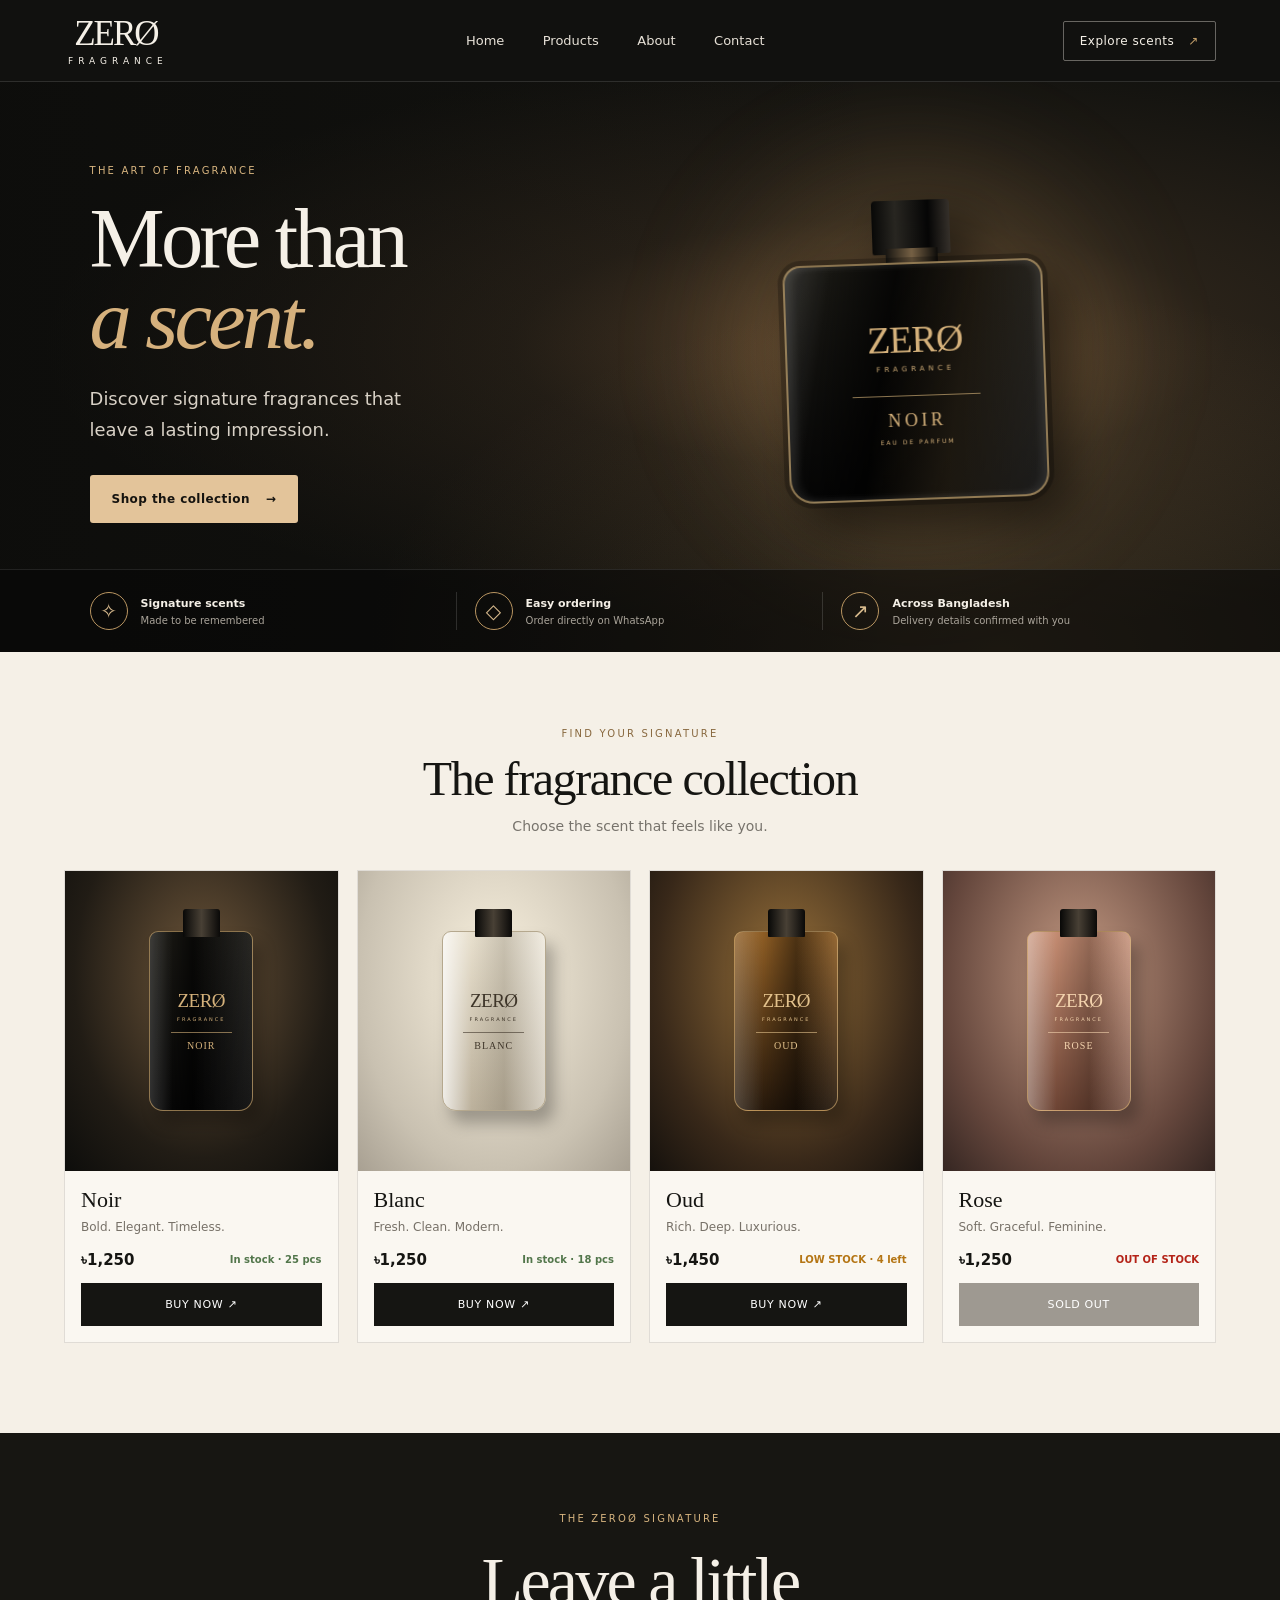
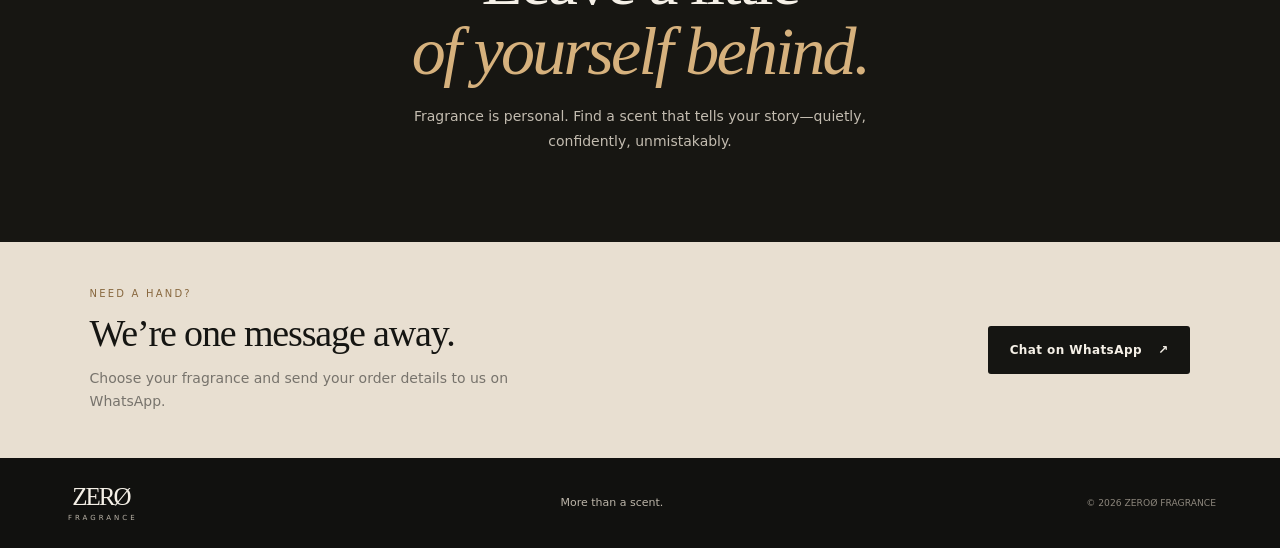
<file: index.html>
<!doctype html>
<html lang="en">
<head>
  <meta charset="utf-8">
  <meta name="viewport" content="width=device-width, initial-scale=1">
  <meta name="theme-color" content="#11110f">
  <meta name="description" content="Discover ZEROØ FRAGRANCE signature scents. Order directly through WhatsApp.">
  <title>ZEROØ FRAGRANCE — More Than a Scent</title>
  <link rel="stylesheet" href="css/style.css">
  <script src="js/products.js" defer></script>
  <script src="js/app.js" defer></script>
</head>
<body>
  <header class="site-header">
    <a class="brand" href="#" aria-label="ZERO fragrance home">
      <span class="brand-name">ZERØ</span><span class="brand-sub">FRAGRANCE</span>
    </a>
    <nav class="main-nav" aria-label="Main navigation">
      <a href="#home">Home</a><a href="#products">Products</a><a href="#about">About</a><a href="#contact">Contact</a>
    </nav>
    <a class="header-cta" href="#products">Explore scents <span aria-hidden="true">↗</span></a>
  </header>

  <main>
    <section class="hero" id="home">
      <div class="hero-copy">
        <p class="eyebrow">THE ART OF FRAGRANCE</p>
        <h1>More than<br><em>a scent.</em></h1>
        <p class="hero-text">Discover signature fragrances that leave a lasting impression.</p>
        <a class="button button-light" href="#products">Shop the collection <span aria-hidden="true">→</span></a>
      </div>
      <div class="hero-visual" role="img" aria-label="Luxury perfume bottle against a warm dark backdrop">
        <div class="hero-glow"></div>
        <div class="hero-bottle">
          <div class="bottle-cap"></div><div class="bottle-neck"></div>
          <div class="bottle-glass"><span class="bottle-logo">ZERØ</span><span class="bottle-small">FRAGRANCE</span><span class="bottle-line"></span><span class="bottle-name">NOIR</span><span class="bottle-type">EAU DE PARFUM</span></div>
        </div>
      </div>
      <div class="hero-foot">
        <div><span class="foot-icon">✧</span><span><strong>Signature scents</strong><small>Made to be remembered</small></span></div>
        <div><span class="foot-icon">◇</span><span><strong>Easy ordering</strong><small>Order directly on WhatsApp</small></span></div>
        <div><span class="foot-icon">↗</span><span><strong>Across Bangladesh</strong><small>Delivery details confirmed with you</small></span></div>
      </div>
    </section>

    <section class="collection section-wrap" id="products">
      <div class="section-heading">
        <p class="eyebrow dark-eyebrow">FIND YOUR SIGNATURE</p>
        <h2>The fragrance collection</h2>
        <p>Choose the scent that feels like you.</p>
      </div>
      <div class="product-grid" id="product-grid" aria-live="polite"></div>
    </section>

    <section class="brand-story" id="about">
      <p class="eyebrow">THE ZEROØ SIGNATURE</p>
      <h2>Leave a little<br><em>of yourself behind.</em></h2>
      <p>Fragrance is personal. Find a scent that tells your story—quietly, confidently, unmistakably.</p>
    </section>

    <section class="contact-strip" id="contact">
      <div><p class="eyebrow dark-eyebrow">NEED A HAND?</p><h2>We’re one message away.</h2><p>Choose your fragrance and send your order details to us on WhatsApp.</p></div>
      <a class="button button-dark" id="contact-whatsapp" href="#" target="_blank" rel="noopener">Chat on WhatsApp <span aria-hidden="true">↗</span></a>
    </section>
  </main>

  <footer class="site-footer">
    <a class="brand footer-brand" href="#"><span class="brand-name">ZERØ</span><span class="brand-sub">FRAGRANCE</span></a>
    <p>More than a scent.</p><small>© <span id="year"></span> ZEROØ FRAGRANCE</small>
  </footer>

  <dialog class="order-dialog" id="order-dialog" aria-labelledby="dialog-title">
    <div class="dialog-top">
      <a class="brand dialog-brand" href="#"><span class="brand-name">ZERØ</span><span class="brand-sub">FRAGRANCE</span></a>
      <button class="icon-button" id="close-dialog" type="button" aria-label="Close order form">×</button>
    </div>
    <div class="dialog-content">
      <p class="eyebrow dark-eyebrow">JUST A FEW DETAILS</p>
      <h2 id="dialog-title">Place your order</h2>
      <p class="form-intro">Fill in your delivery details. We’ll prepare an order message for WhatsApp.</p>
      <div class="selected-product" id="selected-product"></div>
      <form id="order-form">
        <label for="customer-name">Your name <span>*</span></label>
        <input id="customer-name" name="name" autocomplete="name" required maxlength="100" placeholder="Enter your name">
        <label for="customer-phone">Phone number <span>*</span></label>
        <input id="customer-phone" name="phone" type="tel" autocomplete="tel" inputmode="tel" required maxlength="25" placeholder="01XXXXXXXXX">
        <label for="customer-address">Delivery location / address <span>*</span></label>
        <textarea id="customer-address" name="address" autocomplete="street-address" required maxlength="500" rows="3" placeholder="Your full delivery address"></textarea>
        <div class="quantity-line">
          <label for="order-quantity">Quantity</label>
          <div class="quantity-control">
            <button type="button" id="qty-minus" aria-label="Decrease quantity">−</button>
            <input id="order-quantity" name="quantity" type="number" min="1" max="25" value="1" required>
            <button type="button" id="qty-plus" aria-label="Increase quantity">+</button>
          </div>
        </div>
        <div class="order-total"><span>Estimated total</span><strong id="order-total">৳1,250</strong></div>
        <button class="button whatsapp-button" type="submit"><span aria-hidden="true">◉</span> Place Order</button>
        <p class="privacy-note">WhatsApp will open with your order details pre-filled. You’ll need to press Send in WhatsApp to submit the message.</p>
        <p class="form-error" id="form-error" role="alert"></p>
      </form>
    </div>
  </dialog>
  <div class="toast" id="toast" role="status" aria-live="polite"></div>
</body>
</html>
</file>
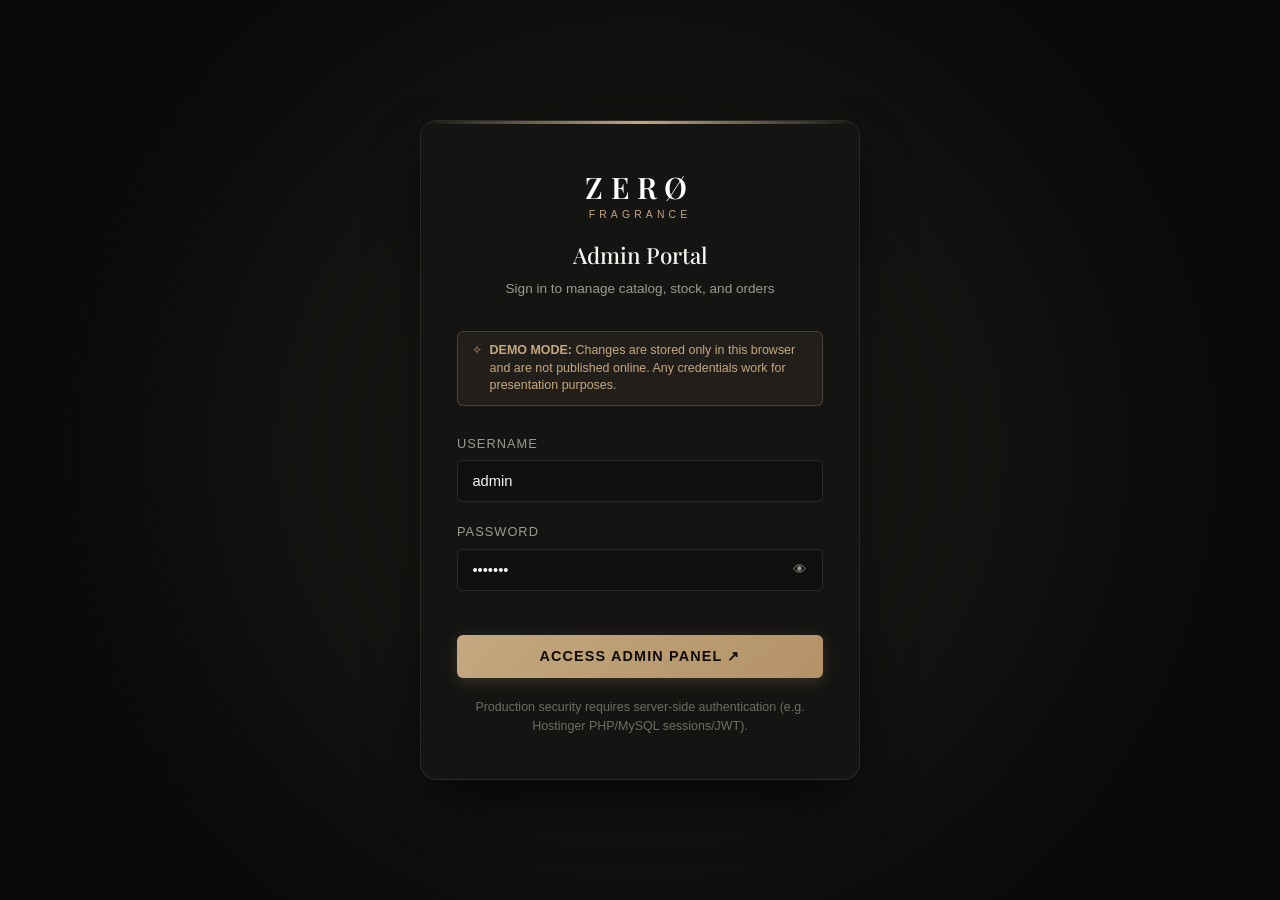
<file: admin.html>
<!doctype html>
<html lang="en">
<head>
  <meta charset="utf-8">
  <meta name="viewport" content="width=device-width, initial-scale=1">
  <meta name="theme-color" content="#0a0a09">
  <meta name="robots" content="noindex, nofollow">
  <title>ZERØ FRAGRANCE — Admin Dashboard (Demo)</title>
  
  <link rel="preconnect" href="https://fonts.googleapis.com">
  <link rel="preconnect" href="https://fonts.gstatic.com" crossorigin>
  <link href="https://fonts.googleapis.com/css2?family=Playfair+Display:ital,wght@0,500;0,600;0,700;1,400&family=Plus+Jakarta+Sans:wght@400;500;600;700&display=swap" rel="stylesheet">
  
  <link rel="stylesheet" href="css/admin.css">
  <script src="js/products.js" defer></script>
  <script src="js/admin.js" defer></script>
</head>
<body>

  <!-- ==================== DEMO LOGIN VIEW ==================== -->
  <div id="login-view" class="login-wrapper">
    <div class="login-card">
      <div class="login-header">
        <div class="brand-badge">
          <span class="brand-name">ZERØ</span>
          <span class="brand-sub">FRAGRANCE</span>
        </div>
        <h1 class="login-title">Admin Portal</h1>
        <p class="login-subtitle">Sign in to manage catalog, stock, and orders</p>
      </div>

      <div class="demo-banner">
        <span>✧</span>
        <div><strong>DEMO MODE:</strong> Changes are stored only in this browser and are not published online. Any credentials work for presentation purposes.</div>
      </div>

      <form id="login-form">
        <div class="form-group">
          <label class="form-label" for="login-username">Username</label>
          <input class="form-input" type="text" id="login-username" value="admin" required autocomplete="username" placeholder="Enter username">
        </div>

        <div class="form-group">
          <label class="form-label" for="login-password">Password</label>
          <div class="input-with-action">
            <input class="form-input" type="password" id="login-password" value="demo123" required autocomplete="current-password" placeholder="Enter password">
            <button type="button" class="password-toggle" id="toggle-password" aria-label="Toggle password visibility">👁</button>
          </div>
        </div>

        <button type="submit" class="btn-primary" style="margin-top: 1.5rem;">Access Admin Panel ↗</button>

        <p class="login-hint">Production security requires server-side authentication (e.g. Hostinger PHP/MySQL sessions/JWT).</p>
      </form>
    </div>
  </div>

  <!-- ==================== ADMIN APP LAYOUT ==================== -->
  <div id="app-layout" class="admin-layout" style="display: none;">
    
    <!-- Sidebar -->
    <aside class="sidebar" id="sidebar">
      <div class="sidebar-header">
        <a href="index.html" class="sidebar-brand">
          <span class="brand-name" style="font-size: 1.45rem;">ZERØ</span>
          <span class="brand-sub">FRAGRANCE</span>
        </a>
      </div>

      <nav class="sidebar-nav">
        <a href="#dashboard" class="nav-link active" data-nav="dashboard">
          <span class="nav-icon">❖</span> Dashboard
        </a>
        <a href="#products" class="nav-link" data-nav="products">
          <span class="nav-icon">✦</span> Product Management
        </a>
        <a href="index.html" target="_blank" class="nav-link">
          <span class="nav-icon">↗</span> View Live Storefront
        </a>
      </nav>

      <div class="sidebar-footer">
        <div class="user-badge">
          <div class="user-avatar" id="avatar-initials">AD</div>
          <div class="user-info">
            <div class="user-name" id="display-user">Admin</div>
            <div class="user-role">Administrator</div>
          </div>
        </div>
        <button type="button" class="btn-secondary" id="logout-btn" style="width: 100%;">
          <span>↪</span> Log Out
        </button>
      </div>
    </aside>

    <!-- Main Container -->
    <main class="admin-main">
      <!-- Topbar -->
      <header class="topbar">
        <div style="display: flex; align-items: center; gap: 1rem;">
          <button type="button" class="mobile-menu-btn" id="mobile-toggle" aria-label="Toggle navigation menu">☰</button>
          <h2 class="topbar-title" id="page-title">Executive Dashboard</h2>
        </div>

        <div class="topbar-actions">
          <div class="demo-pill">
            <span class="demo-dot"></span> Demo Environment
          </div>
          <button type="button" class="btn-secondary" id="btn-quick-add" style="display: none;">+ Add Product</button>
        </div>
      </header>

      <!-- Content Area -->
      <div class="admin-content">
        
        <!-- Persistent Demo Notice -->
        <div class="notice-strip">
          <div class="notice-text">
            <strong>DEMO MODE —</strong> Changes are stored only in this browser and are not published online. Ready for future Hostinger PHP/MySQL API integration.
          </div>
          <button type="button" class="btn-secondary" id="btn-reset-demo" style="font-size: 0.78rem; padding: 0.45rem 0.85rem;">↺ Reset Demo Data</button>
        </div>

        <!-- ================= SECTION: DASHBOARD ================= -->
        <section id="view-dashboard" class="view-section active">
          <!-- Summary Metrics Cards -->
          <div class="metric-grid">
            <div class="metric-card">
              <div class="metric-header">
                <span class="metric-label">Total Products</span>
                <div class="metric-icon-box">📦</div>
              </div>
              <div class="metric-value" id="stat-total-products">0</div>
              <div class="metric-sub">Across all fragrance collections</div>
            </div>

            <div class="metric-card">
              <div class="metric-header">
                <span class="metric-label">In-Stock Products</span>
                <div class="metric-icon-box" style="color: var(--status-in-stock);">✓</div>
              </div>
              <div class="metric-value" id="stat-in-stock" style="color: var(--status-in-stock);">0</div>
              <div class="metric-sub">> 5 bottles in inventory</div>
            </div>

            <div class="metric-card">
              <div class="metric-header">
                <span class="metric-label">Out-of-Stock</span>
                <div class="metric-icon-box" style="color: var(--status-out-stock);">✕</div>
              </div>
              <div class="metric-value" id="stat-out-stock" style="color: var(--status-out-stock);">0</div>
              <div class="metric-sub">Unavailable for order</div>
            </div>

            <div class="metric-card">
              <div class="metric-header">
                <span class="metric-label">Total Stock Units</span>
                <div class="metric-icon-box" style="color: var(--accent-gold);">✧</div>
              </div>
              <div class="metric-value" id="stat-total-units">0</div>
              <div class="metric-sub">Total bottles in warehouse</div>
            </div>
          </div>

          <!-- Quick Actions & Insights -->
          <div class="dashboard-grid">
            <!-- Recently Added -->
            <div class="panel-card">
              <div class="panel-header">
                <h3 class="panel-title">Recently Added Fragrances</h3>
                <a href="#products" class="panel-action-link" data-nav-target="products">View All Products →</a>
              </div>
              <div class="mini-product-list" id="recent-products-list">
                <!-- Rendered dynamically -->
              </div>
            </div>

            <!-- Low Stock Warnings -->
            <div class="panel-card">
              <div class="panel-header">
                <h3 class="panel-title">Low Stock Alerts (1–5 pcs)</h3>
                <span class="status-pill status-low-stock" id="low-stock-count-badge">0 items</span>
              </div>
              <div class="mini-product-list" id="low-stock-list">
                <!-- Rendered dynamically -->
              </div>
            </div>
          </div>

          <!-- Quick Actions Bar -->
          <div style="background: var(--bg-surface); border: 1px solid var(--border-subtle); border-radius: var(--radius-md); padding: 1.5rem; display: flex; align-items: center; justify-content: space-between; flex-wrap: wrap; gap: 1rem;">
            <div>
              <h4 style="font-family: var(--font-serif); font-size: 1.1rem; margin-bottom: 0.25rem;">Expand Your Fragrance Line</h4>
              <p style="font-size: 0.85rem; color: var(--text-muted);">Add new perfume creations with custom pricing, notes, and local image previews.</p>
            </div>
            <button type="button" class="btn-primary" id="btn-dash-add-product" style="width: auto; padding: 0.75rem 1.75rem;">+ Add New Product</button>
          </div>
        </section>

        <!-- ================= SECTION: PRODUCTS MANAGEMENT ================= -->
        <section id="view-products" class="view-section">
          <div class="section-header">
            <div>
              <h3 class="section-title">Product Catalog</h3>
              <p style="font-size: 0.85rem; color: var(--text-muted); margin-top: 0.25rem;">Manage signature scents, inventory levels, and availability.</p>
            </div>
            <button type="button" class="btn-primary" id="btn-open-add-modal" style="width: auto; padding: 0.75rem 1.5rem;">+ Add New Product</button>
          </div>

          <!-- Filters & Toolbar -->
          <div class="toolbar">
            <div class="search-box">
              <span class="search-icon">🔍</span>
              <input type="text" class="search-input" id="search-input" placeholder="Search by name, ID, or notes...">
            </div>

            <div class="filter-group">
              <select class="filter-select" id="filter-category">
                <option value="all">All Categories</option>
                <option value="Signature Scents">Signature Scents</option>
                <option value="Fresh & Crisp">Fresh & Crisp</option>
                <option value="Oriental & Woody">Oriental & Woody</option>
                <option value="Floral Luxe">Floral Luxe</option>
              </select>

              <select class="filter-select" id="filter-stock">
                <option value="all">All Stock Status</option>
                <option value="in_stock">In Stock (>5)</option>
                <option value="low_stock">Low Stock (1-5)</option>
                <option value="out_of_stock">Out of Stock (0)</option>
              </select>

              <select class="filter-select" id="sort-by">
                <option value="date_desc">Newest First</option>
                <option value="name_asc">Name (A–Z)</option>
                <option value="name_desc">Name (Z–A)</option>
                <option value="price_asc">Price (Low to High)</option>
                <option value="price_desc">Price (High to Low)</option>
                <option value="stock_desc">Quantity (High to Low)</option>
                <option value="stock_asc">Quantity (Low to High)</option>
              </select>
            </div>
          </div>

          <!-- Products Table -->
          <div class="table-container">
            <table class="product-table">
              <thead>
                <tr>
                  <th>Product</th>
                  <th>Category</th>
                  <th>Price</th>
                  <th>Stock Quantity</th>
                  <th>Status</th>
                  <th>Created</th>
                  <th style="text-align: right;">Actions</th>
                </tr>
              </thead>
              <tbody id="products-table-body">
                <!-- Rendered dynamically -->
              </tbody>
            </table>
          </div>
        </section>

      </div>
    </main>
  </div>

  <!-- ==================== PRODUCT FORM MODAL ==================== -->
  <div class="modal-backdrop" id="product-modal">
    <div class="modal-box">
      <div class="modal-header">
        <h3 class="modal-title" id="modal-heading">Add New Product</h3>
        <button type="button" class="modal-close" id="modal-close-btn">&times;</button>
      </div>

      <form id="product-form">
        <div class="modal-body">
          <input type="hidden" id="form-edit-index" value="-1">
          <input type="hidden" id="form-existing-image-id" value="">

          <div class="form-grid-2">
            <div class="form-group">
              <label class="form-label" for="prod-name">Product Name *</label>
              <input type="text" class="form-input" id="prod-name" required placeholder="e.g. Noir, Velvet Santal">
            </div>

            <div class="form-group">
              <label class="form-label" for="prod-id">Unique Product ID *</label>
              <input type="text" class="form-input" id="prod-id" required pattern="^[a-zA-Z0-9-_]+$" placeholder="e.g. noir, oud-gold">
              <small style="font-size: 0.7rem; color: var(--text-dim);">Letters, numbers, hyphens only.</small>
            </div>
          </div>

          <div class="form-grid-2">
            <div class="form-group">
              <label class="form-label" for="prod-price">Price in BDT (৳) *</label>
              <input type="number" class="form-input" id="prod-price" required min="0" step="10" placeholder="1250">
            </div>

            <div class="form-group">
              <label class="form-label" for="prod-stock">Stock Quantity *</label>
              <input type="number" class="form-input" id="prod-stock" required min="0" step="1" placeholder="25">
            </div>
          </div>

          <div class="form-grid-2">
            <div class="form-group">
              <label class="form-label" for="prod-category">Category *</label>
              <select class="form-select" id="prod-category" required>
                <option value="Signature Scents">Signature Scents</option>
                <option value="Fresh & Crisp">Fresh & Crisp</option>
                <option value="Oriental & Woody">Oriental & Woody</option>
                <option value="Floral Luxe">Floral Luxe</option>
              </select>
            </div>

            <div class="form-group">
              <label class="form-label" for="prod-status">Storefront Visibility *</label>
              <select class="form-select" id="prod-status" required>
                <option value="active">Active (Visible)</option>
                <option value="inactive">Inactive (Hidden from Storefront)</option>
              </select>
            </div>
          </div>

          <div class="form-group">
            <label class="form-label" for="prod-description">Short Description / Catchphrase *</label>
            <input type="text" class="form-input" id="prod-description" required placeholder="e.g. Bold. Elegant. Timeless.">
          </div>

          <div class="form-group">
            <label class="form-label" for="prod-notes">Fragrance Notes / Profile</label>
            <input type="text" class="form-input" id="prod-notes" placeholder="e.g. Cardamom, Dark Amber, Smoky Cedarwood">
          </div>

          <!-- Product Image Upload & Preview -->
          <div class="form-group">
            <label class="form-label">Product Image</label>
            <div class="upload-container">
              <div class="image-preview-box" id="image-preview-box">
                <span style="font-size: 0.65rem; color: var(--text-dim); text-align: center;">No Image Selected</span>
              </div>

              <div class="upload-actions">
                <input type="file" id="prod-image-file" class="file-input-hidden" accept="image/*">
                <button type="button" class="btn-secondary" id="btn-trigger-upload">Select Image from Device</button>
                <button type="button" class="btn-secondary" id="btn-remove-image" style="display: none; color: #ef4444; margin-left: 0.5rem;">Remove</button>
                <div class="upload-help">JPG, PNG, or WebP. Saved locally into browser IndexedDB.</div>
              </div>
            </div>
          </div>

        </div>

        <div class="modal-footer">
          <button type="button" class="btn-secondary" id="btn-cancel-modal">Cancel</button>
          <button type="submit" class="btn-primary" style="width: auto;">Save Product</button>
        </div>
      </form>
    </div>
  </div>

  <!-- ==================== CONFIRMATION MODAL ==================== -->
  <div class="modal-backdrop" id="confirm-modal">
    <div class="modal-box" style="max-width: 420px;">
      <div class="modal-header">
        <h3 class="modal-title" id="confirm-title">Confirm Action</h3>
        <button type="button" class="modal-close" id="confirm-close-btn">&times;</button>
      </div>
      <div class="modal-body">
        <p id="confirm-message" style="color: var(--text-muted); font-size: 0.92rem;"></p>
      </div>
      <div class="modal-footer">
        <button type="button" class="btn-secondary" id="btn-confirm-cancel">Cancel</button>
        <button type="button" class="btn-danger" id="btn-confirm-action">Confirm</button>
      </div>
    </div>
  </div>

  <!-- Toast Element -->
  <div class="admin-toast" id="admin-toast">
    <span id="toast-icon">✓</span>
    <span id="toast-message">Notification message</span>
  </div>

</body>
</html>
</file>
<file: css/style.css>
:root {
  --ink:#151512; --ink-soft:#26241f; --cream:#f5f0e7; --cream-deep:#e8dfd1;
  --gold:#c6a16b; --muted:#77736c; --line:rgba(29,27,23,.14); --green:#16884a;
  --serif: Georgia, "Times New Roman", serif; --sans: Inter, ui-sans-serif, system-ui, -apple-system, BlinkMacSystemFont, "Segoe UI", sans-serif;
}
*{box-sizing:border-box}
html{scroll-behavior:smooth;scroll-padding-top:90px}
body{margin:0;background:var(--cream);color:var(--ink);font-family:var(--sans);-webkit-font-smoothing:antialiased}
body.dialog-open{overflow:hidden}
a{color:inherit;text-decoration:none}
button,input,textarea{font:inherit}
button,a,input,textarea{-webkit-tap-highlight-color:transparent}
button:focus-visible,a:focus-visible,input:focus-visible,textarea:focus-visible{outline:3px solid #bd965e;outline-offset:3px}
.site-header{height:82px;padding:0 clamp(20px,5vw,76px);display:flex;align-items:center;justify-content:space-between;gap:24px;background:#11110f;color:var(--cream);border-bottom:1px solid rgba(255,255,255,.12)}
.brand{display:flex;flex-direction:column;align-items:center;line-height:1;flex-shrink:0}
.brand-name{font-family:var(--serif);font-size:35px;letter-spacing:-2px;font-weight:400}
.brand-sub{font-size:9px;letter-spacing:5px;margin-top:6px;padding-left:4px}
.main-nav{display:flex;align-items:center;gap:clamp(18px,3vw,42px);font-size:13px;color:#e7e1d7}
.main-nav a{transition:color .18s ease}.main-nav a:hover{color:var(--gold)}
.header-cta{font-size:12px;letter-spacing:.04em;border:1px solid rgba(245,240,231,.38);padding:12px 16px;border-radius:2px}
.header-cta span{margin-left:10px;color:var(--gold)}
.hero{position:relative;min-height:570px;background:radial-gradient(ellipse at 68% 46%,#59432c 0%,#292219 29%,#12120f 67%);color:var(--cream);display:grid;grid-template-columns:minmax(0,1fr) minmax(300px,1fr);padding:70px clamp(24px,7vw,104px) 104px;overflow:hidden}
.hero:before{content:"";position:absolute;inset:0;background:linear-gradient(90deg,rgba(9,9,8,.5),transparent 70%),radial-gradient(ellipse at 78% 100%,rgba(195,151,91,.2),transparent 45%);pointer-events:none}
.hero-copy{position:relative;z-index:2;align-self:center;max-width:480px;padding-bottom:12px}
.eyebrow{font-size:10px;letter-spacing:.22em;text-transform:uppercase;color:#d7b47f;margin:0 0 22px}
.hero h1{font-family:var(--serif);font-weight:400;font-size:clamp(54px,6.6vw,92px);line-height:.96;letter-spacing:-.045em;margin:0 0 24px}
.hero h1 em,.brand-story h2 em{font-weight:400;color:#d6b17d}
.hero-text{font-size:clamp(15px,1.4vw,18px);line-height:1.7;color:#d8d1c6;max-width:350px;margin:0 0 30px}
.button{min-height:48px;padding:0 22px;display:inline-flex;align-items:center;justify-content:center;gap:16px;border:0;border-radius:3px;font-size:12px;font-weight:650;letter-spacing:.035em;cursor:pointer;transition:transform .18s ease,background .18s ease}
.button:hover{transform:translateY(-2px)}
.button-light{background:#e3c49a;color:#15130f}.button-light:hover{background:#f0d8b5}
.button-dark{background:var(--ink);color:var(--cream)}.button-dark:hover{background:#302b23}
.hero-visual{position:relative;min-height:360px;display:flex;align-items:center;justify-content:center}
.hero-glow{position:absolute;width:min(40vw,400px);aspect-ratio:1;border-radius:50%;background:rgba(210,160,95,.14);filter:blur(50px)}
.hero-bottle{position:relative;z-index:1;width:clamp(155px,21vw,260px);height:300px;filter:drop-shadow(18px 22px 22px rgba(0,0,0,.5));transform:rotate(-2deg)}
.bottle-cap{position:absolute;top:0;left:35%;width:30%;height:54px;background:linear-gradient(90deg,#080807,#282621 30%,#050505 72%,#35302a);border-radius:4px 4px 2px 2px}
.bottle-neck{position:absolute;top:48px;left:40%;width:20%;height:20px;background:linear-gradient(90deg,#171511,#756044,#0c0b09)}
.bottle-glass{position:absolute;top:62px;left:0;right:0;bottom:0;border:2px solid rgba(211,177,121,.65);border-radius:18px 18px 24px 24px;background:linear-gradient(100deg,rgba(255,255,255,.13),transparent 16%,rgba(0,0,0,.7) 38%,rgba(29,24,16,.94) 65%,rgba(255,255,255,.09)),linear-gradient(#171612,#050505);box-shadow:inset 7px 0 8px rgba(255,255,255,.08),inset -5px 0 8px rgba(255,255,255,.08),0 0 0 5px rgba(0,0,0,.24);display:flex;flex-direction:column;align-items:center;justify-content:center;color:#d5b17b}
.bottle-logo{font-family:var(--serif);font-size:clamp(26px,3vw,38px);letter-spacing:-1px}
.bottle-small{font-size:7px;letter-spacing:4px;margin-top:4px}
.bottle-line{width:50%;height:1px;background:rgba(211,177,121,.65);margin:22px 0 14px}
.bottle-name{font-family:var(--serif);font-size:18px;letter-spacing:.2em}
.bottle-type{font-size:6px;letter-spacing:2px;margin-top:7px}
.hero-foot{position:absolute;z-index:2;bottom:0;left:0;right:0;display:grid;grid-template-columns:repeat(3,1fr);padding:22px clamp(24px,7vw,104px);background:rgba(7,7,6,.55);border-top:1px solid rgba(255,255,255,.1)}
.hero-foot>div{display:flex;align-items:center;gap:13px;padding:0 18px;border-right:1px solid rgba(255,255,255,.14)}
.hero-foot>div:first-child{padding-left:0}.hero-foot>div:last-child{border:0}
.foot-icon{width:38px;height:38px;border:1px solid #b99561;border-radius:50%;display:grid;place-items:center;color:#d9bb8e;font-size:20px;flex-shrink:0}
.hero-foot strong,.hero-foot small{display:block}.hero-foot strong{font-size:11px;font-weight:550}.hero-foot small{font-size:10px;color:#aaa49a;margin-top:5px}
.section-wrap{padding:76px clamp(20px,5vw,76px) 90px}
.section-heading{text-align:center;margin:0 auto 36px}.dark-eyebrow{color:#88683f;margin-bottom:12px}
.section-heading h2,.contact-strip h2{font-family:var(--serif);font-size:clamp(32px,4vw,48px);font-weight:400;letter-spacing:-.03em;margin:0 0 12px}
.section-heading>p:last-child,.contact-strip p:last-child{font-size:14px;color:var(--muted);margin:0}
.product-grid{display:grid;grid-template-columns:repeat(4,minmax(0,1fr));gap:18px;max-width:1320px;margin:0 auto}
.product-card{min-width:0;border:1px solid rgba(37,31,23,.12);background:#faf7f1;transition:transform .2s ease,box-shadow .2s ease;display:flex;flex-direction:column}
.product-card:hover{transform:translateY(-4px);box-shadow:0 14px 32px rgba(38,29,17,.09)}
.product-art{position:relative;aspect-ratio:4/4.4;overflow:hidden;background:radial-gradient(ellipse at 50% 35%,#6e563a,#211c15 66%,#0d0d0b);display:grid;place-items:center}
.product-art.light-art{background:radial-gradient(ellipse at 50% 35%,#f9f1df,#c9c1b1 70%,#a8a092)}
.product-art.rose-art{background:radial-gradient(ellipse at 50% 35%,#c49a83,#64463c 70%,#352622)}
.product-art.oud-art{background:radial-gradient(ellipse at 50% 35%,#97703a,#382819 68%,#15110d)}
.mini-bottle{position:relative;width:38%;height:60%;min-width:70px;border-radius:9px 9px 14px 14px;border:1px solid rgba(208,170,109,.65);background:linear-gradient(90deg,rgba(255,255,255,.17),transparent 22%,rgba(0,0,0,.6) 42%,rgba(255,255,255,.08)),linear-gradient(#161511,#050505);box-shadow:8px 12px 16px rgba(0,0,0,.28);display:flex;align-items:center;justify-content:center;flex-direction:column;color:#d4b17b}
.light-art .mini-bottle{background:linear-gradient(90deg,rgba(255,255,255,.75),transparent 28%,rgba(80,74,61,.2) 60%,rgba(255,255,255,.4)),linear-gradient(#e8e0ce,#bcb19c);color:#3e3529;border-color:#b5a88e}
.rose-art .mini-bottle{background:linear-gradient(90deg,rgba(255,255,255,.35),transparent 28%,rgba(0,0,0,.24) 60%,rgba(255,255,255,.18)),linear-gradient(#c48c72,#6d4434);color:#f3d3ae}
.oud-art .mini-bottle{background:linear-gradient(90deg,rgba(255,255,255,.2),transparent 28%,rgba(0,0,0,.45) 60%,rgba(255,255,255,.08)),linear-gradient(#8e5d24,#26180b);color:#e3c28c}
.mini-cap{position:absolute;top:-13%;left:32%;width:36%;height:16%;border-radius:3px 3px 1px 1px;background:linear-gradient(90deg,#080807,#484035,#0a0908)}
.mini-logo{font-family:var(--serif);font-size:clamp(12px,1.5vw,19px);letter-spacing:-.5px}
.mini-label{font-size:5px;letter-spacing:2px;margin-top:4px}
.mini-rule{width:60%;height:1px;background:currentColor;opacity:.6;margin:10px 0 7px}
.mini-name{font-family:var(--serif);font-size:10px;letter-spacing:1px}
.product-info{padding:16px;display:flex;flex-direction:column;flex:1}
.product-info h3{font-family:var(--serif);font-size:22px;font-weight:400;margin:0 0 5px}
.product-info p{font-size:12px;color:#777168;line-height:1.5;margin:0 0 15px}
.product-meta{display:flex;align-items:center;justify-content:space-between;gap:8px;margin-top:auto;margin-bottom:14px}
.price{font-weight:650;font-size:15px}
.stock{font-size:10px;color:#52764b;font-weight:600}
.stock.low-stock{color:#b47514}
.stock.out-stock{color:#b42318}
.product-image{width:100%;height:100%;object-fit:cover}
.buy-button{width:100%;min-height:43px;border:1px solid var(--ink);background:var(--ink);color:white;font-size:11px;letter-spacing:.06em;cursor:pointer;transition:background .18s ease}
.buy-button:disabled{background:#9e9991;border-color:#9e9991;cursor:not-allowed}
.buy-button:hover:not(:disabled){background:#39332a}
.brand-story{background:#171612;color:var(--cream);text-align:center;padding:80px 24px 88px}
.brand-story h2{font-family:var(--serif);font-size:clamp(40px,6vw,68px);font-weight:400;line-height:1.03;letter-spacing:-.04em;margin:0 0 18px}
.brand-story>p:last-child{max-width:480px;margin:0 auto;color:#c3bcb0;font-size:14px;line-height:1.8}
.contact-strip{display:flex;align-items:center;justify-content:space-between;gap:30px;padding:46px clamp(24px,7vw,104px);background:#e8dfd1}
.contact-strip h2{font-size:clamp(27px,3vw,38px)}
.contact-strip p:last-child{line-height:1.6;max-width:480px}
.site-footer{display:flex;align-items:center;justify-content:space-between;gap:20px;background:#11110f;color:#bcb5a9;padding:26px clamp(20px,5vw,76px);font-size:11px}
.footer-brand .brand-name{font-size:25px;color:var(--cream)}.footer-brand .brand-sub{font-size:7px;letter-spacing:3px}
.site-footer>p{margin:0}.site-footer small{color:#8d877d}
.order-dialog{width:min(560px,calc(100% - 24px));max-height:min(92dvh,900px);padding:0;border:0;background:var(--cream);color:var(--ink);box-shadow:0 24px 100px rgba(0,0,0,.45);overflow:auto}
.order-dialog::backdrop{background:rgba(0,0,0,.72);backdrop-filter:blur(4px)}
.dialog-top{display:flex;align-items:center;justify-content:space-between;padding:20px 24px;border-bottom:1px solid var(--line)}
.dialog-brand .brand-name{font-size:29px}.dialog-brand .brand-sub{font-size:7px;letter-spacing:4px}
.icon-button{border:0;background:transparent;font-size:30px;line-height:1;cursor:pointer;color:#37332c;padding:6px}
.dialog-content{padding:26px clamp(20px,5vw,38px) 34px}
.dialog-content h2{font-family:var(--serif);font-size:37px;font-weight:400;margin:0 0 8px;letter-spacing:-.03em}
.form-intro{font-size:13px;color:var(--muted);line-height:1.6;margin:0 0 20px}
.selected-product{display:flex;align-items:center;gap:13px;background:#fffdf8;border:1px solid var(--line);padding:12px;margin-bottom:22px}
.selected-art{width:62px;height:70px;flex-shrink:0;display:grid;place-items:center}
.selected-art .mini-bottle{min-width:34px;width:34px;height:48px}.selected-art .mini-logo{font-size:9px}.selected-art .mini-label{font-size:3px;letter-spacing:1px}.selected-art .mini-rule{margin:5px 0 4px}.selected-art .mini-name{font-size:6px}
.selected-copy{flex:1;min-width:0}.selected-copy strong,.selected-copy small{display:block}.selected-copy strong{font-family:var(--serif);font-size:19px;font-weight:400}.selected-copy small{font-size:11px;color:var(--muted);margin-top:5px}
.selected-price{font-size:14px;font-weight:650;white-space:nowrap}
#order-form{display:flex;flex-direction:column;gap:8px}
#order-form>label,.quantity-line>label{font-size:12px;font-weight:650;margin-top:7px}
#order-form label span{color:#b43e30}
#order-form input:not([type=number]),#order-form textarea{width:100%;min-height:46px;padding:12px 13px;border:1px solid #d8d0c4;background:#fcfaf6;border-radius:3px;color:var(--ink);font-size:14px}
#order-form textarea{resize:vertical;min-height:78px}
#order-form input::placeholder,#order-form textarea::placeholder{color:#9a948a}
.quantity-line{display:flex;align-items:center;justify-content:space-between;gap:16px;margin:8px 0 4px}
.quantity-control{display:flex;align-items:center;border:1px solid #d8d0c4;background:#fcfaf6}
.quantity-control button{width:42px;height:40px;border:0;background:transparent;cursor:pointer;font-size:20px}
.quantity-control input{width:46px!important;min-height:40px!important;padding:4px!important;text-align:center;border:0!important;border-left:1px solid #e5ded3!important;border-right:1px solid #e5ded3!important;border-radius:0!important;appearance:textfield;-moz-appearance:textfield}
.quantity-control input::-webkit-inner-spin-button,.quantity-control input::-webkit-outer-spin-button{-webkit-appearance:none;margin:0}
.order-total{display:flex;justify-content:space-between;align-items:center;border-top:1px solid var(--line);padding:17px 0 14px;margin-top:8px;font-size:13px}
.order-total strong{font-size:20px}
.whatsapp-button{width:100%;background:#128c4b;color:white;min-height:52px;font-size:13px}
.whatsapp-button:hover{background:#0d733c}
.privacy-note{font-size:10px;line-height:1.6;color:#777168;text-align:center;margin:5px 0 0}
.form-error{font-size:12px;color:#b42318;margin:0}
.toast{position:fixed;bottom:20px;left:50%;transform:translate(-50%,20px);background:#171612;color:#fff;padding:12px 18px;font-size:13px;opacity:0;pointer-events:none;transition:opacity .2s ease,transform .2s ease;z-index:20;max-width:calc(100% - 30px)}
.toast.show{opacity:1;transform:translate(-50%,0)}
@media(min-width:1500px){.hero{padding-left:max(104px,calc((100vw - 1320px)/2));padding-right:max(104px,calc((100vw - 1320px)/2))}.hero-foot{padding-left:max(104px,calc((100vw - 1320px)/2));padding-right:max(104px,calc((100vw - 1320px)/2))}}
@media(max-width:1000px){.main-nav{gap:18px}.header-cta{padding:11px 12px}.hero{min-height:530px;padding-bottom:112px}.product-grid{grid-template-columns:repeat(2,minmax(0,1fr));max-width:720px}.product-info{padding:14px}.product-info h3{font-size:21px}}
@media(max-width:700px){.site-header{height:72px;padding:0 18px;gap:12px}.brand-name{font-size:30px}.brand-sub{font-size:7px;letter-spacing:4px}.main-nav{display:none}.header-cta{font-size:10px;padding:10px}.hero{grid-template-columns:1fr;min-height:auto;padding:55px 24px 148px}.hero-copy{max-width:440px}.hero h1{font-size:clamp(54px,13vw,76px)}.hero-text{font-size:15px;max-width:300px}.hero-visual{position:absolute;right:-28px;top:74px;width:48%;min-height:300px;opacity:.56;pointer-events:none}.hero-bottle{width:clamp(120px,35vw,180px);height:235px}.bottle-cap{height:42px}.bottle-neck{top:38px;height:17px}.bottle-glass{top:49px}.bottle-logo{font-size:25px}.bottle-line{margin:15px 0 10px}.hero-foot{grid-template-columns:1fr;gap:13px;padding:17px 24px}.hero-foot>div{border:0;padding:0;gap:11px}.foot-icon{width:30px;height:30px;font-size:16px}.hero-foot small{margin-top:3px}.section-wrap{padding:58px 16px 64px}.section-heading{margin-bottom:26px}.section-heading h2{font-size:34px}.product-grid{gap:10px}.product-info{padding:11px}.product-info h3{font-size:20px}.product-info p{font-size:11px;margin-bottom:12px}.product-meta{align-items:flex-start;flex-direction:column;gap:5px;margin-bottom:12px}.buy-button{min-height:42px}.stock{font-size:9px}.brand-story{padding:64px 24px}.contact-strip{padding:36px 22px;align-items:flex-start;flex-direction:column;gap:22px}.contact-strip .button{width:100%}.site-footer{padding:24px 18px;flex-wrap:wrap}.site-footer>p{display:none}.site-footer small{font-size:9px}.dialog-top{padding:16px 20px}.dialog-content{padding:23px 20px 28px}.dialog-content h2{font-size:32px}}
@media(max-width:360px){.site-header{padding:0 12px}.header-cta{font-size:9px;padding:9px}.hero{padding-left:18px;padding-right:18px}.hero-visual{right:-45px;opacity:.43}.product-grid{gap:8px}.product-info{padding:9px}.product-info h3{font-size:18px}.product-info p{font-size:10px}.price{font-size:13px}.buy-button{font-size:10px}.selected-price{font-size:12px}}
@media(hover:none){.product-card:hover,.button:hover{transform:none;box-shadow:none}}
@media(prefers-reduced-motion:reduce){*,*::before,*::after{scroll-behavior:auto!important;animation-duration:.01ms!important;animation-iteration-count:1!important;transition-duration:.01ms!important}}
</file>
<file: css/admin.css>
:root {
  --bg-primary: #0a0a09;
  --bg-surface: #141412;
  --bg-card: #1c1c19;
  --bg-card-hover: #242420;
  --bg-input: #10100e;
  
  --border-subtle: #2a2a26;
  --border-gold: #c5a880;
  --border-gold-glow: rgba(197, 168, 128, 0.25);

  --text-main: #f5f4f0;
  --text-muted: #9c9a92;
  --text-dim: #6e6c64;
  --text-gold: #d4af37;
  --accent-gold: #c5a880;
  --accent-gold-hover: #dfc299;

  --status-in-stock: #10b981;
  --status-in-stock-bg: rgba(16, 185, 129, 0.12);
  --status-low-stock: #f59e0b;
  --status-low-stock-bg: rgba(245, 158, 11, 0.12);
  --status-out-stock: #ef4444;
  --status-out-stock-bg: rgba(239, 68, 68, 0.12);

  --font-serif: "Playfair Display", Georgia, "Times New Roman", serif;
  --font-sans: -apple-system, BlinkMacSystemFont, "Segoe UI", Roboto, "Helvetica Neue", Arial, sans-serif;
  --transition: all 0.22s cubic-bezier(0.16, 1, 0.3, 1);
  --radius-sm: 6px;
  --radius-md: 10px;
  --radius-lg: 16px;
  --shadow-card: 0 10px 30px -10px rgba(0, 0, 0, 0.5);
  --shadow-modal: 0 25px 60px -15px rgba(0, 0, 0, 0.85);
}

* {
  box-sizing: border-box;
  margin: 0;
  padding: 0;
}

body {
  background-color: var(--bg-primary);
  color: var(--text-main);
  font-family: var(--font-sans);
  line-height: 1.5;
  min-height: 100vh;
  -webkit-font-smoothing: antialiased;
}

/* =========================================
   LOGIN SCREEN
   ========================================= */
.login-wrapper {
  min-height: 100vh;
  display: flex;
  align-items: center;
  justify-content: center;
  padding: 1.5rem;
  background: radial-gradient(circle at center, #1f1e1a 0%, #0a0a09 75%);
}

.login-card {
  width: 100%;
  max-width: 440px;
  background: var(--bg-surface);
  border: 1px solid var(--border-subtle);
  border-radius: var(--radius-lg);
  padding: 2.75rem 2.25rem;
  box-shadow: var(--shadow-modal);
  position: relative;
  overflow: hidden;
}

.login-card::before {
  content: "";
  position: absolute;
  top: 0;
  left: 0;
  right: 0;
  height: 3px;
  background: linear-gradient(90deg, transparent, var(--accent-gold), transparent);
}

.login-header {
  text-align: center;
  margin-bottom: 2rem;
}

.brand-badge {
  display: inline-flex;
  flex-direction: column;
  align-items: center;
  margin-bottom: 1rem;
}

.brand-name {
  font-family: var(--font-serif);
  font-size: 1.85rem;
  letter-spacing: 0.25em;
  font-weight: 600;
  color: #fff;
}

.brand-sub {
  font-size: 0.65rem;
  letter-spacing: 0.4em;
  color: var(--accent-gold);
  text-transform: uppercase;
  margin-top: -2px;
}

.login-title {
  font-family: var(--font-serif);
  font-size: 1.4rem;
  font-weight: 500;
  color: var(--text-main);
  margin-bottom: 0.4rem;
}

.login-subtitle {
  color: var(--text-muted);
  font-size: 0.85rem;
}

.demo-banner {
  background: rgba(197, 168, 128, 0.08);
  border: 1px solid rgba(197, 168, 128, 0.25);
  border-radius: var(--radius-sm);
  padding: 0.65rem 0.85rem;
  font-size: 0.78rem;
  color: var(--accent-gold);
  margin-bottom: 1.75rem;
  display: flex;
  align-items: flex-start;
  gap: 0.5rem;
  line-height: 1.4;
}

.form-group {
  margin-bottom: 1.25rem;
  position: relative;
}

.form-label {
  display: block;
  font-size: 0.8rem;
  text-transform: uppercase;
  letter-spacing: 0.08em;
  color: var(--text-muted);
  margin-bottom: 0.45rem;
  font-weight: 500;
}

.input-with-action {
  position: relative;
  display: flex;
  align-items: center;
}

.form-input, .form-select, .form-textarea {
  width: 100%;
  background: var(--bg-input);
  border: 1px solid var(--border-subtle);
  border-radius: var(--radius-sm);
  padding: 0.75rem 0.9rem;
  color: var(--text-main);
  font-family: inherit;
  font-size: 0.92rem;
  transition: var(--transition);
}

.form-input:focus, .form-select:focus, .form-textarea:focus {
  outline: none;
  border-color: var(--accent-gold);
  box-shadow: 0 0 0 3px var(--border-gold-glow);
}

.password-toggle {
  position: absolute;
  right: 0.75rem;
  background: none;
  border: none;
  color: var(--text-muted);
  cursor: pointer;
  padding: 0.25rem;
  font-size: 0.85rem;
  display: flex;
  align-items: center;
  justify-content: center;
}

.password-toggle:hover {
  color: var(--text-main);
}

.btn-primary {
  display: inline-flex;
  align-items: center;
  justify-content: center;
  gap: 0.5rem;
  width: 100%;
  padding: 0.85rem 1.25rem;
  background: linear-gradient(135deg, #c5a880 0%, #b39266 100%);
  color: #0d0d0c;
  font-weight: 600;
  font-size: 0.9rem;
  letter-spacing: 0.08em;
  text-transform: uppercase;
  border: none;
  border-radius: var(--radius-sm);
  cursor: pointer;
  transition: var(--transition);
  box-shadow: 0 4px 15px rgba(197, 168, 128, 0.2);
}

.btn-primary:hover {
  background: linear-gradient(135deg, #dfc299 0%, #c5a880 100%);
  transform: translateY(-1px);
  box-shadow: 0 6px 20px rgba(197, 168, 128, 0.35);
}

.btn-secondary {
  display: inline-flex;
  align-items: center;
  justify-content: center;
  gap: 0.5rem;
  padding: 0.65rem 1.1rem;
  background: var(--bg-card);
  color: var(--text-main);
  border: 1px solid var(--border-subtle);
  border-radius: var(--radius-sm);
  font-size: 0.85rem;
  font-weight: 500;
  cursor: pointer;
  transition: var(--transition);
  text-decoration: none;
}

.btn-secondary:hover {
  background: var(--bg-card-hover);
  border-color: var(--accent-gold);
  color: #fff;
}

.btn-danger {
  display: inline-flex;
  align-items: center;
  justify-content: center;
  gap: 0.4rem;
  padding: 0.6rem 1rem;
  background: rgba(239, 68, 68, 0.12);
  color: #f87171;
  border: 1px solid rgba(239, 68, 68, 0.3);
  border-radius: var(--radius-sm);
  font-size: 0.82rem;
  cursor: pointer;
  transition: var(--transition);
}

.btn-danger:hover {
  background: #ef4444;
  color: #fff;
}

.login-hint {
  font-size: 0.78rem;
  color: var(--text-dim);
  text-align: center;
  margin-top: 1.25rem;
}

/* =========================================
   APP LAYOUT (SIDEBAR + MAIN)
   ========================================= */
.admin-layout {
  display: flex;
  min-height: 100vh;
}

/* Sidebar */
.sidebar {
  width: 260px;
  background: var(--bg-surface);
  border-right: 1px solid var(--border-subtle);
  display: flex;
  flex-direction: column;
  position: fixed;
  top: 0;
  bottom: 0;
  left: 0;
  z-index: 40;
  transition: transform 0.3s cubic-bezier(0.16, 1, 0.3, 1);
}

.sidebar-header {
  padding: 1.75rem 1.5rem 1.25rem;
  border-bottom: 1px solid var(--border-subtle);
}

.sidebar-brand {
  text-decoration: none;
  display: block;
}

.sidebar-nav {
  padding: 1.5rem 0.85rem;
  display: flex;
  flex-direction: column;
  gap: 0.35rem;
  flex: 1;
}

.nav-link {
  display: flex;
  align-items: center;
  gap: 0.85rem;
  padding: 0.75rem 1rem;
  color: var(--text-muted);
  text-decoration: none;
  border-radius: var(--radius-sm);
  font-size: 0.9rem;
  font-weight: 500;
  transition: var(--transition);
}

.nav-link:hover {
  color: var(--text-main);
  background: var(--bg-card);
}

.nav-link.active {
  color: var(--accent-gold);
  background: rgba(197, 168, 128, 0.1);
  border-left: 3px solid var(--accent-gold);
}

.nav-icon {
  width: 18px;
  height: 18px;
  stroke-width: 1.8;
  display: flex;
  align-items: center;
  justify-content: center;
}

.sidebar-footer {
  padding: 1.25rem;
  border-top: 1px solid var(--border-subtle);
  display: flex;
  flex-direction: column;
  gap: 0.75rem;
}

.user-badge {
  display: flex;
  align-items: center;
  gap: 0.75rem;
}

.user-avatar {
  width: 34px;
  height: 34px;
  border-radius: 50%;
  background: var(--bg-card);
  border: 1px solid var(--border-gold);
  display: flex;
  align-items: center;
  justify-content: center;
  font-weight: 600;
  font-size: 0.85rem;
  color: var(--accent-gold);
}

.user-info {
  line-height: 1.2;
}

.user-name {
  font-size: 0.88rem;
  font-weight: 600;
}

.user-role {
  font-size: 0.72rem;
  color: var(--text-dim);
  text-transform: uppercase;
  letter-spacing: 0.05em;
}

/* Main Content Area */
.admin-main {
  flex: 1;
  margin-left: 260px;
  min-height: 100vh;
  display: flex;
  flex-direction: column;
  background-color: var(--bg-primary);
}

/* Top Navigation Bar */
.topbar {
  height: 70px;
  padding: 0 2rem;
  border-bottom: 1px solid var(--border-subtle);
  background: rgba(20, 20, 18, 0.75);
  backdrop-filter: blur(12px);
  display: flex;
  align-items: center;
  justify-content: space-between;
  position: sticky;
  top: 0;
  z-index: 30;
}

.mobile-menu-btn {
  display: none;
  background: none;
  border: 1px solid var(--border-subtle);
  color: var(--text-main);
  padding: 0.5rem;
  border-radius: var(--radius-sm);
  cursor: pointer;
}

.topbar-title {
  font-family: var(--font-serif);
  font-size: 1.35rem;
  font-weight: 500;
  color: #fff;
}

.topbar-actions {
  display: flex;
  align-items: center;
  gap: 1rem;
}

.demo-pill {
  font-size: 0.72rem;
  text-transform: uppercase;
  letter-spacing: 0.06em;
  background: rgba(197, 168, 128, 0.12);
  border: 1px solid var(--border-gold);
  color: var(--accent-gold);
  padding: 0.3rem 0.65rem;
  border-radius: 999px;
  display: flex;
  align-items: center;
  gap: 0.35rem;
}

.demo-dot {
  width: 6px;
  height: 6px;
  border-radius: 50%;
  background: var(--accent-gold);
  box-shadow: 0 0 8px var(--accent-gold);
}

/* Page Content */
.admin-content {
  padding: 2rem;
  flex: 1;
}

/* Notice Banner */
.notice-strip {
  background: rgba(197, 168, 128, 0.06);
  border: 1px dashed rgba(197, 168, 128, 0.35);
  border-radius: var(--radius-md);
  padding: 0.85rem 1.25rem;
  margin-bottom: 2rem;
  display: flex;
  align-items: center;
  justify-content: space-between;
  gap: 1rem;
  flex-wrap: wrap;
}

.notice-text {
  font-size: 0.85rem;
  color: var(--text-muted);
}

.notice-text strong {
  color: var(--accent-gold);
}

/* Metric Cards */
.metric-grid {
  display: grid;
  grid-template-columns: repeat(auto-fit, minmax(210px, 1fr));
  gap: 1.25rem;
  margin-bottom: 2.25rem;
}

.metric-card {
  background: var(--bg-surface);
  border: 1px solid var(--border-subtle);
  border-radius: var(--radius-md);
  padding: 1.4rem;
  position: relative;
  overflow: hidden;
  transition: var(--transition);
}

.metric-card:hover {
  transform: translateY(-2px);
  border-color: rgba(197, 168, 128, 0.4);
  box-shadow: var(--shadow-card);
}

.metric-header {
  display: flex;
  align-items: center;
  justify-content: space-between;
  margin-bottom: 0.75rem;
}

.metric-label {
  font-size: 0.8rem;
  text-transform: uppercase;
  letter-spacing: 0.08em;
  color: var(--text-muted);
}

.metric-icon-box {
  width: 32px;
  height: 32px;
  border-radius: var(--radius-sm);
  background: var(--bg-card);
  display: flex;
  align-items: center;
  justify-content: center;
  color: var(--accent-gold);
}

.metric-value {
  font-family: var(--font-serif);
  font-size: 2.1rem;
  font-weight: 600;
  color: #fff;
  line-height: 1.1;
}

.metric-sub {
  font-size: 0.75rem;
  color: var(--text-dim);
  margin-top: 0.35rem;
}

/* Dashboard Sections */
.dashboard-grid {
  display: grid;
  grid-template-columns: 1.2fr 1fr;
  gap: 1.5rem;
  margin-bottom: 2.5rem;
}

.panel-card {
  background: var(--bg-surface);
  border: 1px solid var(--border-subtle);
  border-radius: var(--radius-md);
  padding: 1.5rem;
}

.panel-header {
  display: flex;
  align-items: center;
  justify-content: space-between;
  margin-bottom: 1.25rem;
  padding-bottom: 0.85rem;
  border-bottom: 1px solid var(--border-subtle);
}

.panel-title {
  font-family: var(--font-serif);
  font-size: 1.15rem;
  font-weight: 500;
  color: var(--text-main);
}

.panel-action-link {
  font-size: 0.8rem;
  color: var(--accent-gold);
  text-decoration: none;
  cursor: pointer;
}

.panel-action-link:hover {
  text-decoration: underline;
}

/* Recent and Low Stock List */
.mini-product-list {
  display: flex;
  flex-direction: column;
  gap: 0.85rem;
}

.mini-item {
  display: flex;
  align-items: center;
  justify-content: space-between;
  padding: 0.75rem 0.85rem;
  background: var(--bg-card);
  border-radius: var(--radius-sm);
  border: 1px solid transparent;
  transition: var(--transition);
}

.mini-item:hover {
  border-color: var(--border-subtle);
  background: var(--bg-card-hover);
}

.mini-info {
  display: flex;
  align-items: center;
  gap: 0.85rem;
}

.mini-thumb {
  width: 42px;
  height: 42px;
  border-radius: var(--radius-sm);
  background: #111;
  display: flex;
  align-items: center;
  justify-content: center;
  overflow: hidden;
  border: 1px solid var(--border-subtle);
}

.mini-thumb img {
  width: 100%;
  height: 100%;
  object-fit: cover;
}

.mini-bottle-icon {
  font-size: 0.6rem;
  letter-spacing: 0.1em;
  color: var(--accent-gold);
  text-align: center;
}

.mini-title {
  font-size: 0.9rem;
  font-weight: 600;
}

.mini-meta {
  font-size: 0.75rem;
  color: var(--text-dim);
}

/* Stock Status Badges */
.status-pill {
  display: inline-flex;
  align-items: center;
  gap: 0.35rem;
  padding: 0.25rem 0.6rem;
  border-radius: 999px;
  font-size: 0.72rem;
  font-weight: 600;
  letter-spacing: 0.05em;
  text-transform: uppercase;
}

.status-in-stock {
  background: var(--status-in-stock-bg);
  color: var(--status-in-stock);
  border: 1px solid rgba(16, 185, 129, 0.25);
}

.status-low-stock {
  background: var(--status-low-stock-bg);
  color: var(--status-low-stock);
  border: 1px solid rgba(245, 158, 11, 0.25);
}

.status-out-of-stock {
  background: var(--status-out-stock-bg);
  color: var(--status-out-stock);
  border: 1px solid rgba(239, 68, 68, 0.25);
}

.status-inactive {
  background: rgba(156, 154, 146, 0.12);
  color: var(--text-muted);
  border: 1px solid rgba(156, 154, 146, 0.25);
}

/* =========================================
   PRODUCTS MANAGEMENT TOOLBAR & TABLE
   ========================================= */
.section-header {
  display: flex;
  align-items: center;
  justify-content: space-between;
  margin-bottom: 1.5rem;
  flex-wrap: wrap;
  gap: 1rem;
}

.section-title {
  font-family: var(--font-serif);
  font-size: 1.6rem;
  color: #fff;
}

.toolbar {
  background: var(--bg-surface);
  border: 1px solid var(--border-subtle);
  border-radius: var(--radius-md);
  padding: 1rem 1.25rem;
  margin-bottom: 1.5rem;
  display: flex;
  align-items: center;
  gap: 1rem;
  flex-wrap: wrap;
}

.search-box {
  flex: 1;
  min-width: 220px;
  position: relative;
}

.search-input {
  width: 100%;
  background: var(--bg-input);
  border: 1px solid var(--border-subtle);
  border-radius: var(--radius-sm);
  padding: 0.65rem 0.85rem 0.65rem 2.25rem;
  color: var(--text-main);
  font-size: 0.88rem;
}

.search-icon {
  position: absolute;
  left: 0.75rem;
  top: 50%;
  transform: translateY(-50%);
  color: var(--text-muted);
}

.filter-group {
  display: flex;
  align-items: center;
  gap: 0.75rem;
  flex-wrap: wrap;
}

.filter-select {
  background: var(--bg-input);
  border: 1px solid var(--border-subtle);
  border-radius: var(--radius-sm);
  padding: 0.65rem 0.85rem;
  color: var(--text-main);
  font-size: 0.85rem;
  cursor: pointer;
}

/* Data Table */
.table-container {
  background: var(--bg-surface);
  border: 1px solid var(--border-subtle);
  border-radius: var(--radius-md);
  overflow-x: auto;
  box-shadow: var(--shadow-card);
}

.product-table {
  width: 100%;
  border-collapse: collapse;
  text-align: left;
  font-size: 0.88rem;
}

.product-table th {
  background: rgba(28, 28, 25, 0.7);
  padding: 0.95rem 1.25rem;
  font-size: 0.75rem;
  font-weight: 600;
  letter-spacing: 0.08em;
  text-transform: uppercase;
  color: var(--text-muted);
  border-bottom: 1px solid var(--border-subtle);
  white-space: nowrap;
}

.product-table td {
  padding: 1rem 1.25rem;
  border-bottom: 1px solid var(--border-subtle);
  vertical-align: middle;
}

.product-table tr:last-child td {
  border-bottom: none;
}

.product-table tbody tr:hover {
  background: var(--bg-card);
}

.cell-product {
  display: flex;
  align-items: center;
  gap: 1rem;
}

.cell-thumb {
  width: 48px;
  height: 48px;
  border-radius: var(--radius-sm);
  background: #111;
  border: 1px solid var(--border-subtle);
  display: flex;
  align-items: center;
  justify-content: center;
  overflow: hidden;
  flex-shrink: 0;
}

.cell-thumb img {
  width: 100%;
  height: 100%;
  object-fit: cover;
}

.cell-details {
  display: flex;
  flex-direction: column;
}

.cell-title {
  font-weight: 600;
  color: #fff;
  font-size: 0.95rem;
}

.cell-id {
  font-size: 0.72rem;
  color: var(--text-dim);
  font-family: monospace;
}

.cell-price {
  font-family: var(--font-serif);
  font-size: 1.05rem;
  font-weight: 600;
  color: var(--accent-gold);
}

.cell-actions {
  display: flex;
  align-items: center;
  gap: 0.5rem;
}

.btn-icon {
  width: 32px;
  height: 32px;
  border-radius: var(--radius-sm);
  background: var(--bg-card);
  border: 1px solid var(--border-subtle);
  color: var(--text-muted);
  display: inline-flex;
  align-items: center;
  justify-content: center;
  cursor: pointer;
  transition: var(--transition);
}

.btn-icon:hover {
  color: #fff;
  border-color: var(--accent-gold);
  background: var(--bg-card-hover);
}

.btn-icon.delete:hover {
  color: #ef4444;
  border-color: #ef4444;
}

.empty-state {
  text-align: center;
  padding: 3rem 1.5rem;
  color: var(--text-muted);
}

.empty-state-icon {
  font-size: 2.5rem;
  margin-bottom: 0.75rem;
  color: var(--text-dim);
}

/* =========================================
   MODAL DIALOGS
   ========================================= */
.modal-backdrop {
  position: fixed;
  inset: 0;
  background: rgba(0, 0, 0, 0.75);
  backdrop-filter: blur(4px);
  display: flex;
  align-items: center;
  justify-content: center;
  padding: 1.5rem;
  z-index: 100;
  opacity: 0;
  pointer-events: none;
  transition: opacity 0.25s ease;
}

.modal-backdrop.open {
  opacity: 1;
  pointer-events: auto;
}

.modal-box {
  background: var(--bg-surface);
  border: 1px solid var(--border-subtle);
  border-radius: var(--radius-lg);
  width: 100%;
  max-width: 600px;
  max-height: 90vh;
  overflow-y: auto;
  box-shadow: var(--shadow-modal);
  transform: translateY(20px) scale(0.98);
  transition: transform 0.25s cubic-bezier(0.16, 1, 0.3, 1);
}

.modal-backdrop.open .modal-box {
  transform: translateY(0) scale(1);
}

.modal-header {
  padding: 1.5rem 1.75rem;
  border-bottom: 1px solid var(--border-subtle);
  display: flex;
  align-items: center;
  justify-content: space-between;
}

.modal-title {
  font-family: var(--font-serif);
  font-size: 1.35rem;
  font-weight: 500;
}

.modal-close {
  background: none;
  border: none;
  color: var(--text-muted);
  font-size: 1.5rem;
  line-height: 1;
  cursor: pointer;
  padding: 0.25rem;
}

.modal-close:hover {
  color: #fff;
}

.modal-body {
  padding: 1.75rem;
}

.modal-footer {
  padding: 1.25rem 1.75rem;
  border-top: 1px solid var(--border-subtle);
  display: flex;
  align-items: center;
  justify-content: flex-end;
  gap: 0.85rem;
}

.form-grid-2 {
  display: grid;
  grid-template-columns: 1fr 1fr;
  gap: 1.25rem;
}

/* Image Upload Area */
.upload-container {
  display: flex;
  gap: 1.25rem;
  align-items: center;
  margin-top: 0.5rem;
}

.image-preview-box {
  width: 90px;
  height: 90px;
  border-radius: var(--radius-sm);
  background: var(--bg-input);
  border: 1px dashed var(--border-subtle);
  display: flex;
  flex-direction: column;
  align-items: center;
  justify-content: center;
  overflow: hidden;
  position: relative;
  flex-shrink: 0;
}

.image-preview-box img {
  width: 100%;
  height: 100%;
  object-fit: cover;
}

.upload-actions {
  flex: 1;
}

.file-input-hidden {
  display: none;
}

.upload-help {
  font-size: 0.72rem;
  color: var(--text-dim);
  margin-top: 0.35rem;
}

/* Toast Notifications */
.admin-toast {
  position: fixed;
  bottom: 2rem;
  right: 2rem;
  background: var(--bg-surface);
  border: 1px solid var(--border-gold);
  border-left: 4px solid var(--accent-gold);
  color: #fff;
  padding: 0.85rem 1.25rem;
  border-radius: var(--radius-sm);
  box-shadow: var(--shadow-modal);
  display: flex;
  align-items: center;
  gap: 0.75rem;
  z-index: 200;
  font-size: 0.88rem;
  transform: translateY(100px);
  opacity: 0;
  transition: all 0.3s cubic-bezier(0.16, 1, 0.3, 1);
}

.admin-toast.show {
  transform: translateY(0);
  opacity: 1;
}

/* View Sections */
.view-section {
  display: none;
}

.view-section.active {
  display: block;
}

/* Responsive adjustments */
@media (max-width: 992px) {
  .dashboard-grid {
    grid-template-columns: 1fr;
  }
}

@media (max-width: 768px) {
  .sidebar {
    transform: translateX(-100%);
  }

  .sidebar.mobile-open {
    transform: translateX(0);
  }

  .admin-main {
    margin-left: 0;
  }

  .mobile-menu-btn {
    display: inline-flex;
  }

  .form-grid-2 {
    grid-template-columns: 1fr;
  }

  .admin-content {
    padding: 1.25rem;
  }

  .topbar {
    padding: 0 1.25rem;
  }
}
</file>
